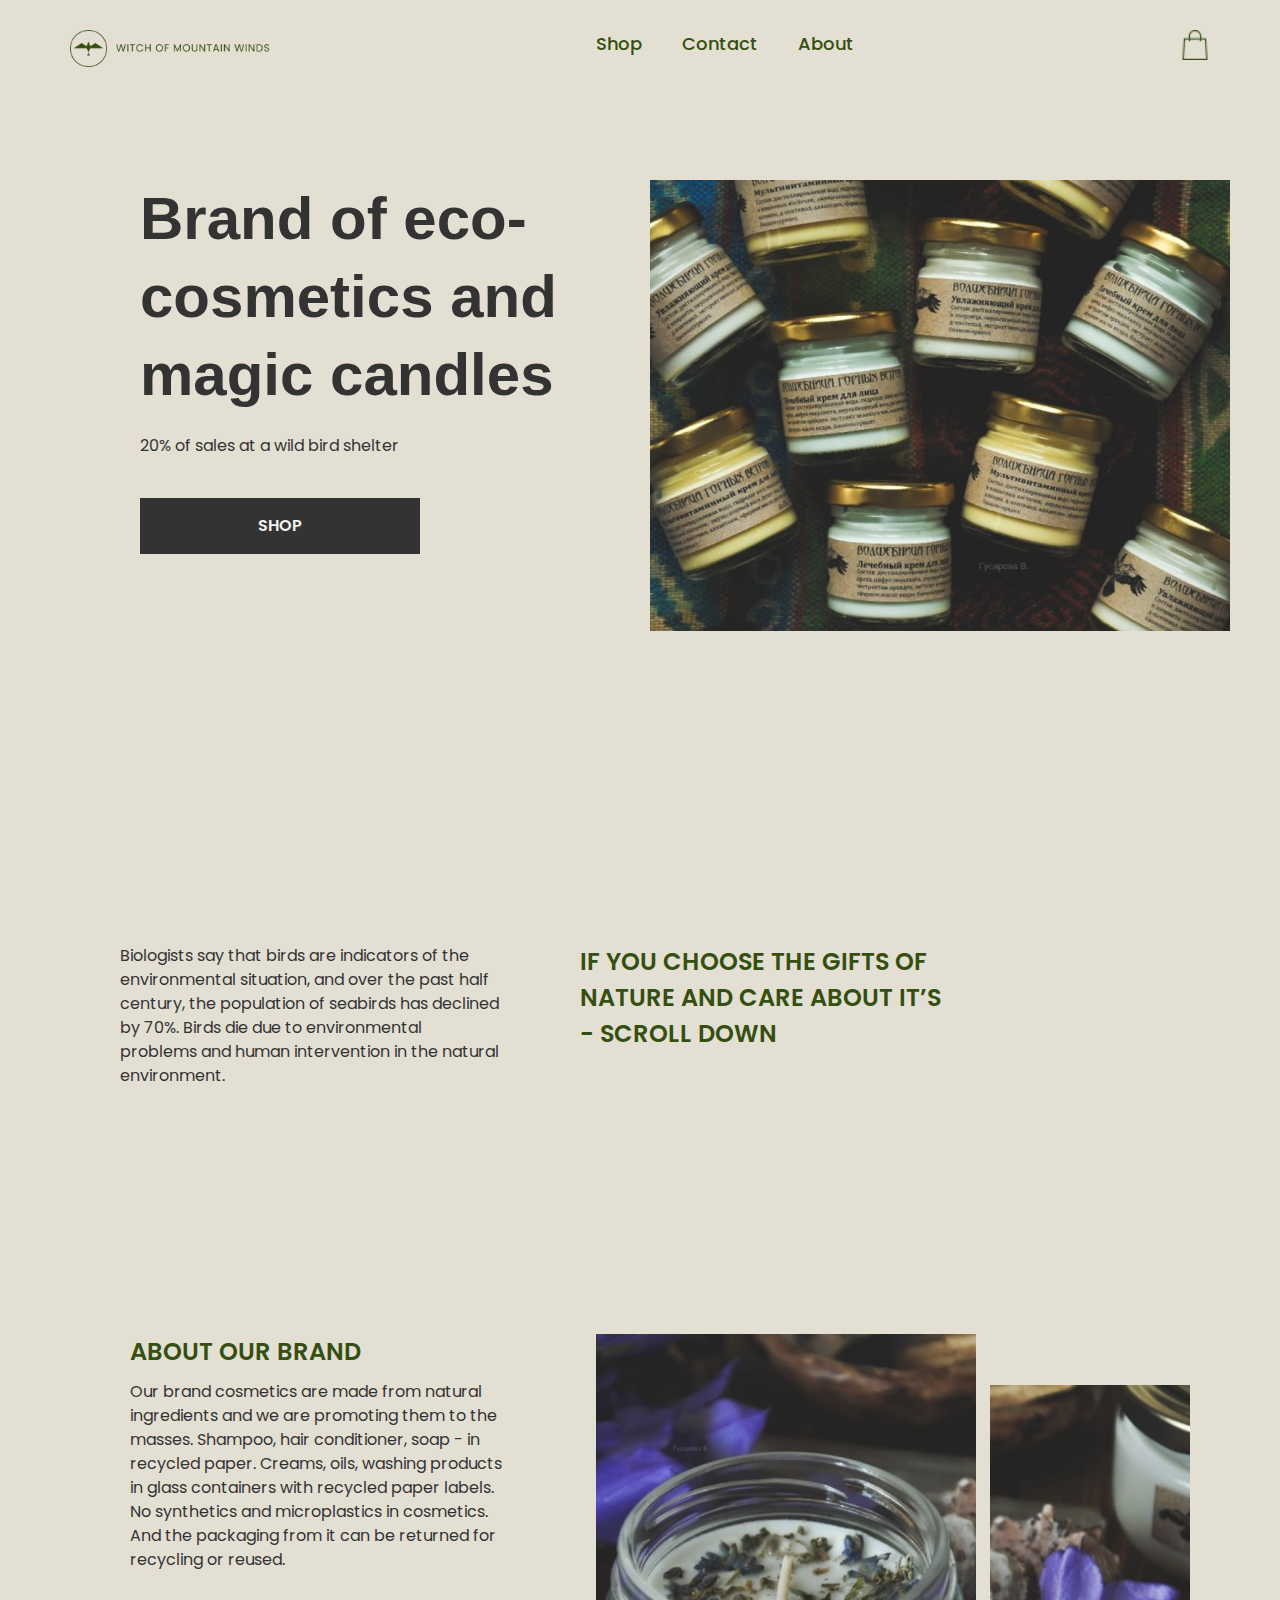
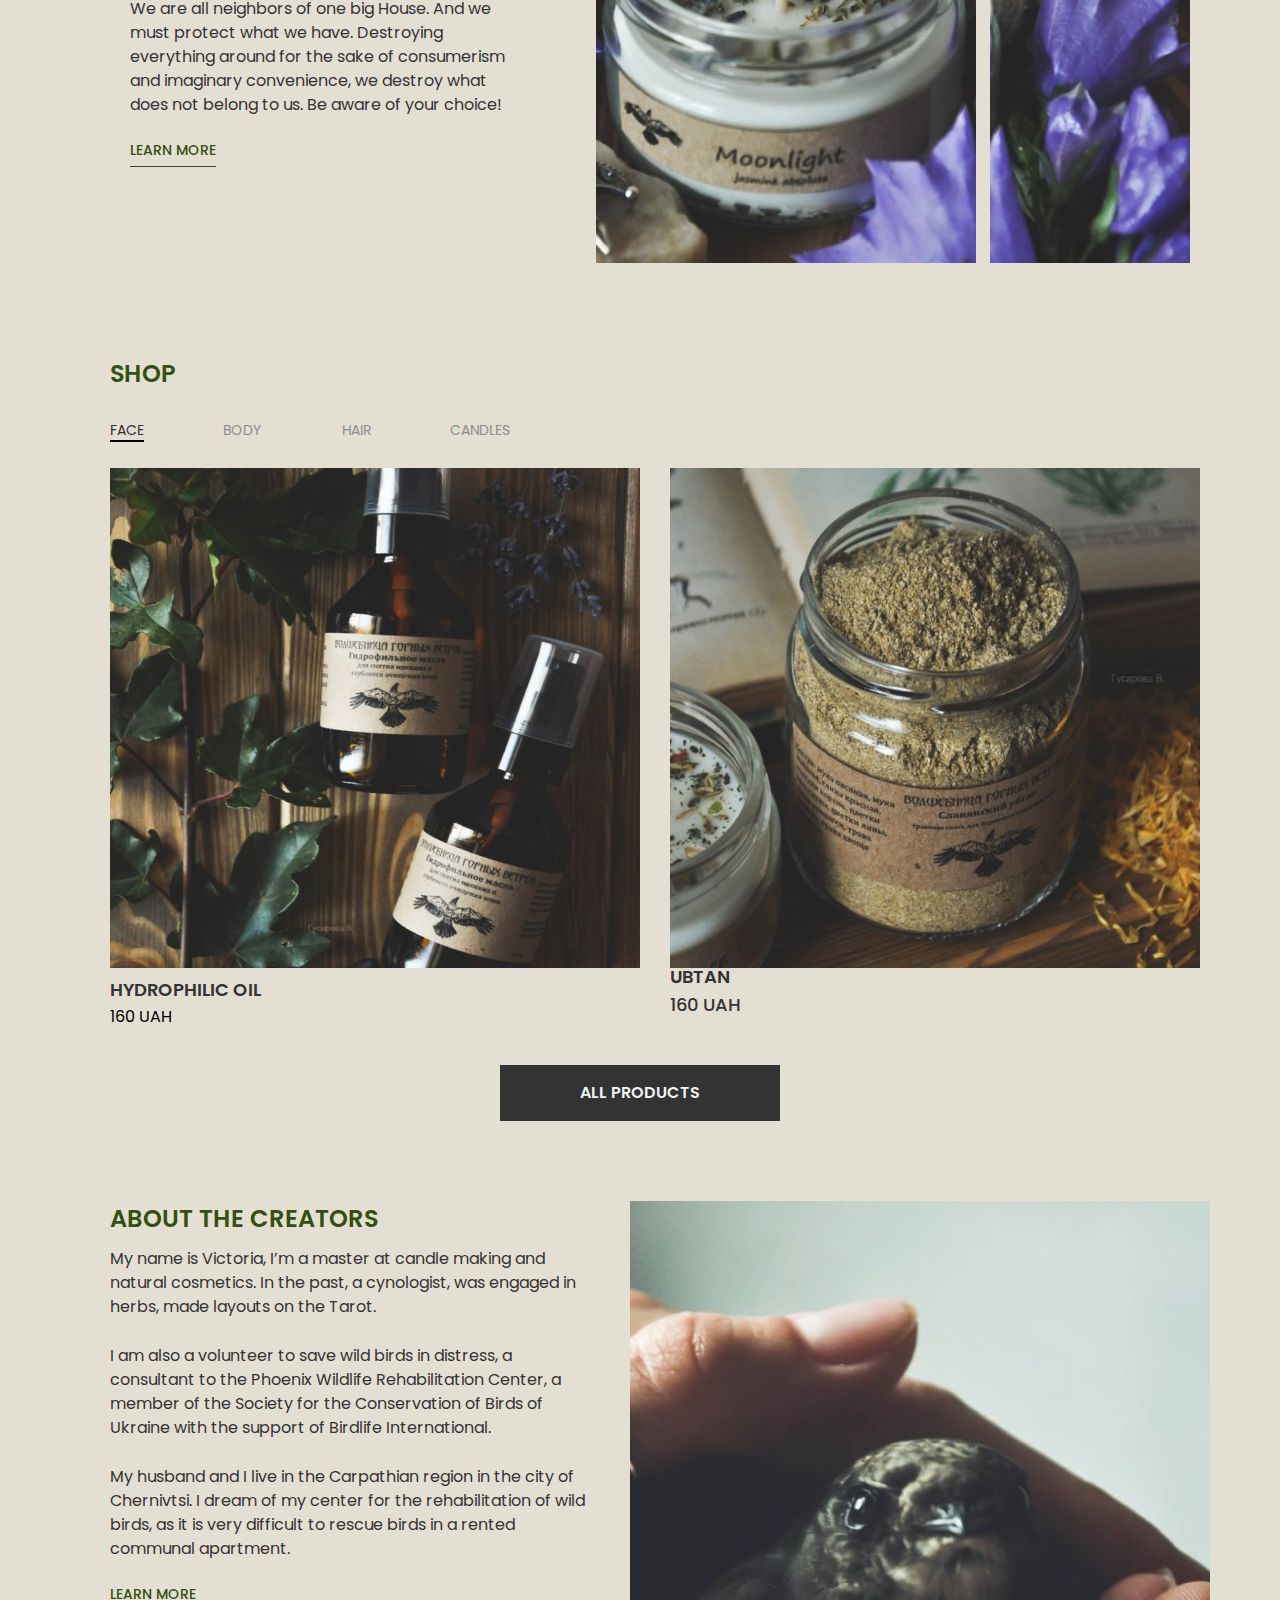
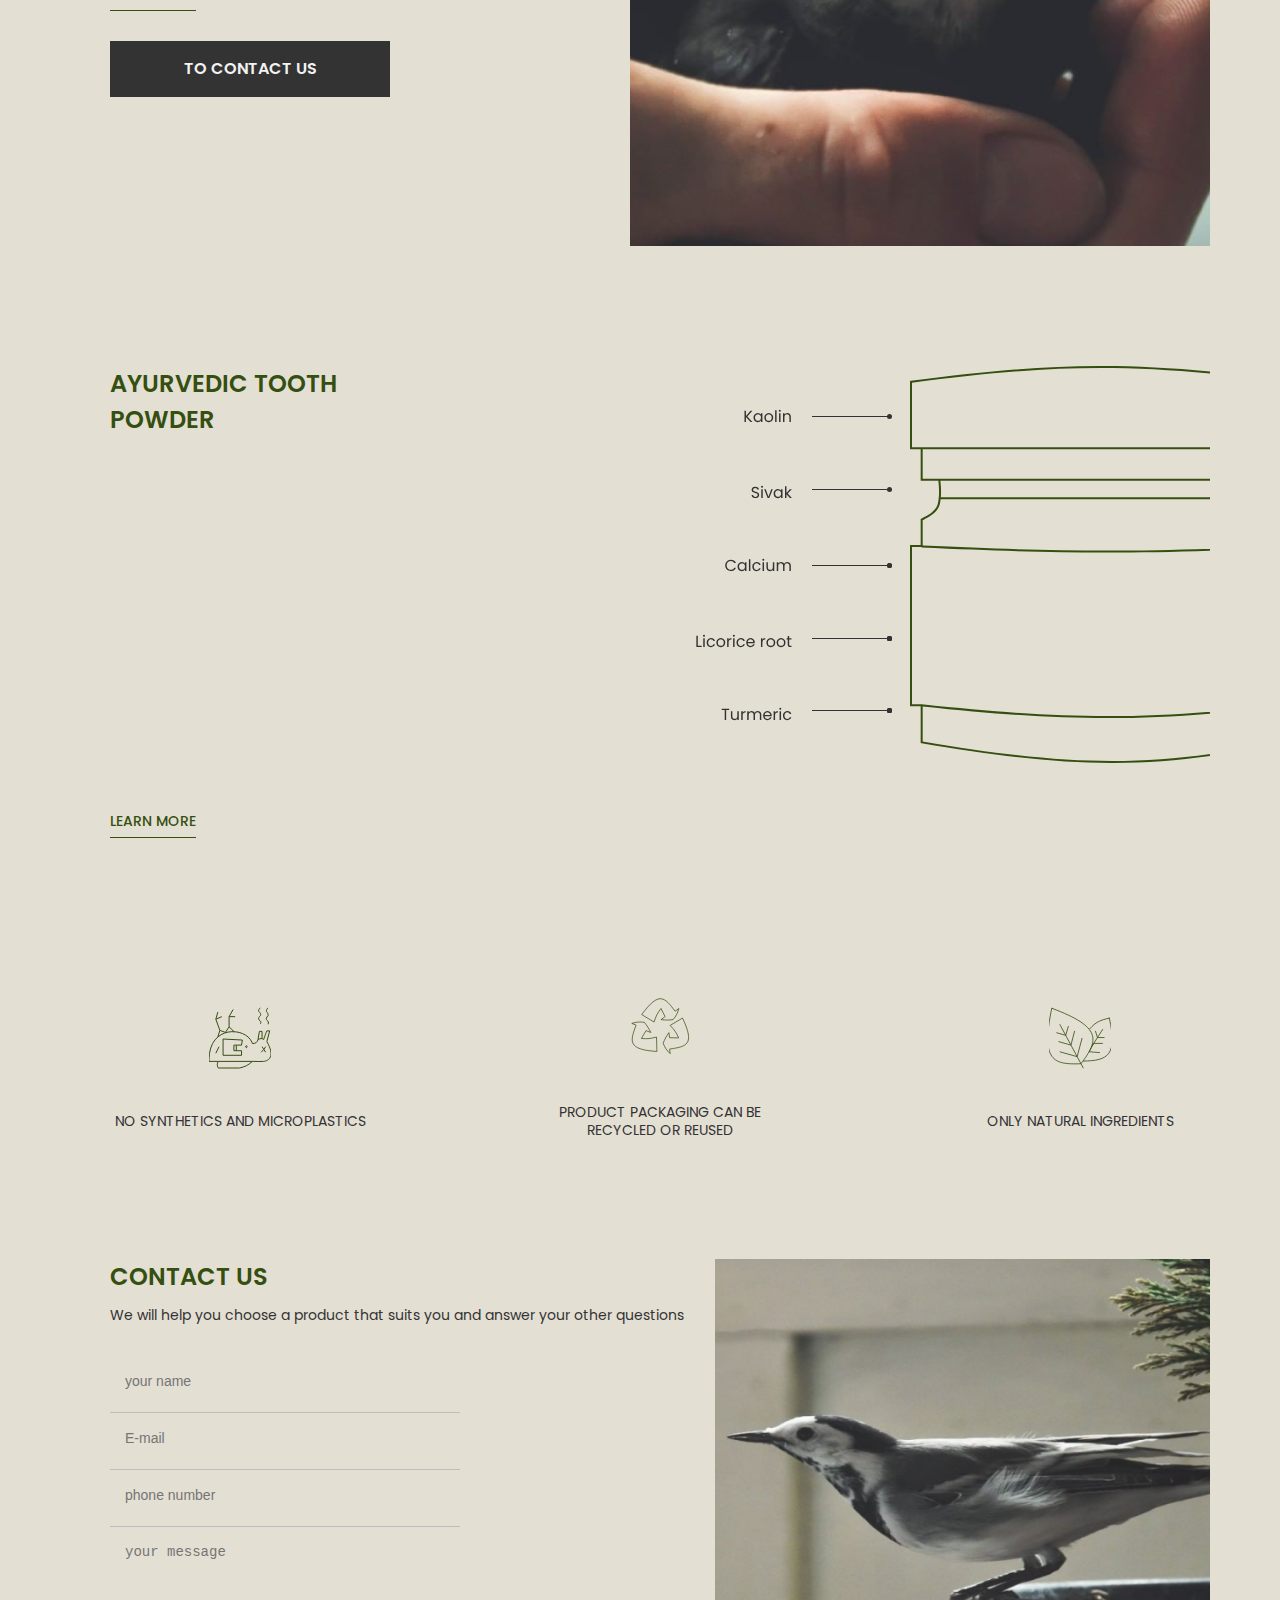
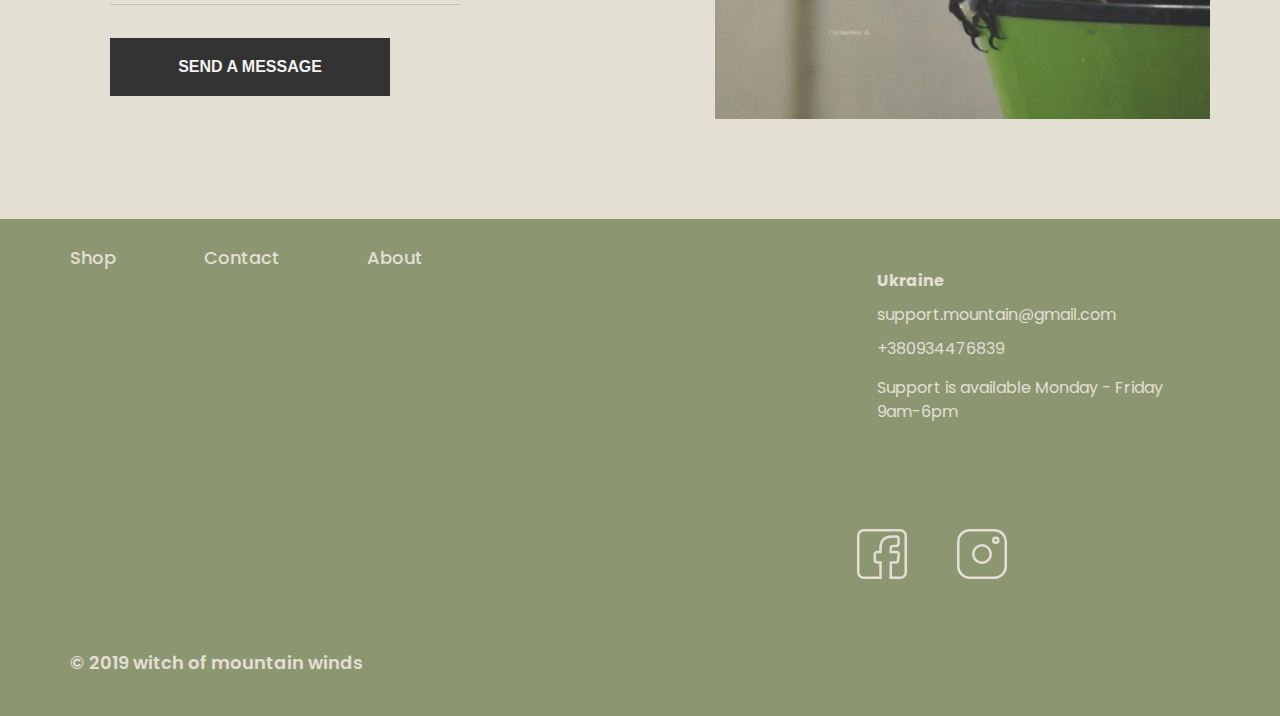
<file: index.html>
<!doctype html><html lang="en"><head><meta charset="utf-8"><meta name="viewport" content="width=device-width, initial-scale=1.0"><link rel="preconnect" href="https://fonts.googleapis.com"><link rel="preconnect" href="https://fonts.gstatic.com"><link href="https://fonts.googleapis.com/css2?family=Poppins:ital,wght@0,100;0,200;0,300;0,400;0,500;0,600;0,700;0,800;0,900;1,100;1,200;1,300;1,400;1,500;1,600;1,700;1,800;1,900&display=swap" rel="stylesheet"><link rel="icon" type="image/x-icon" href="favicon.520ba3de.png"><title>Eco_cosmetics</title><link rel="stylesheet" href="index.0f83af3b.css"></head><body> <header class="page__header"> <div class="top-bar"> <div class="top-bar__icons"> <span class="icon icon--menu" onclick="toggleMenu()"> <a href="#" id="home"></a> </span> <nav class="top-bar__nav"> <ul class="top-bar__nav_list"> <li class="top-bar__nav_list_link"> <a href="#shop" class="link_hover top-bar__nav_list_link-item"> Shop </a> </li> <li class="top-bar__nav_list_link"> <a href="#contact" class="top-bar__nav_list_link-item"> Contact </a> </li> <li class="top-bar__nav_list_link"> <a href="#about" class="top-bar__nav_list_link-item"> About </a> </li> </ul> </nav> <a href="#" class="icon icon--logo"></a> <a href="#" class="icon icon--bag"></a> </div> </div> <div class="header__magic-candles"> <div class="header__magic-candles_photo"></div> <div class="header__magic-candles_bottom"> <h1 class="header__magic-candles_bottom-title"> Brand of eco-cosmetics and magic candles </h1> <p class="header__magic-candles_bottom-subtitle"> 20% of sales at a wild bird shelter </p> <div class="button button--header_bigger-screen header__magic-candles_bottom"> <a href="#shop" class="button__magic-candles button--link"> Shop </a> </div> </div> </div> </header> <menu class="wrapper__menu" id="menu"> <div class="menu"> <div class="menu__icon"> <a href="javascript:void(0)"> <svg class="icon icon--close menu__icon" onclick="toggleMenu()"/> </a> </div> <div> <nav class="menu__nav nav"> <ul class="menu__nav_list nav"> <li class="menu__nav_list_link nav"> <a href="#shop" class="menu__nav_list_link-item"> Shop </a> </li> <li class="menu__nav_list_link nav"> <a href="#contact" class="menu__nav_list_link-item"> Contact </a> </li> <li class="menu__nav_list_link nav"> <a href="#about" class="menu__nav_list_link-item"> About </a> </li> </ul> </nav> </div> </div> </menu> <main> <section class="choose-the-gift"> <div class="choose-the-gift_description"> <p class="choose-the-gift_description-text"> if you choose the gifts of nature and care about it’s - scroll down </p> </div> <div class="choose-the-gift_description--bigger-screen"> <p class="choose-the-gift_description-information"> Biologists say that birds are indicators of the environmental situation, and over the past half century, the population of seabirds has declined by 70%. Birds die due to environmental problems and human intervention in the natural environment. </p> </div> </section> <section class="about-brand"> <div class="about-brand_description"> <h2 class="about-brand_description-title title">about our brand</h2> <p class="about-brand_description-text"> Our brand cosmetics are made from natural ingredients and we are promoting them to the masses. Shampoo, hair conditioner, soap - in recycled paper. Creams, oils, washing products in glass containers with recycled paper labels. No synthetics and microplastics in cosmetics. And the packaging from it can be returned for recycling or reused. </p> <p class="about-brand_description-text--bigger-screen"> We are all neighbors of one big House. And we must protect what we have. Destroying everything around for the sake of consumerism and imaginary convenience, we destroy what does not belong to us. Be aware of your choice! </p> <a href="#" class="about-link"> Learn more </a> </div> <div class="about-brand_images"> <img src="img-about-tablet.6a7336f3.png" alt="candle" class="about-brand_images-tablet photo_hover"> <div class="about-brand_images-desktop"> <img src="img-about-desktop.7b5de758.png" alt="candle" class="photo_hover"> <img src="img2-about-desktop.0cea4367.png" alt="candle" class="about-brand_images-desktop--small photo_hover"> </div> </div> </section> <section class="shop" id="shop"> <h2 class="shop--title title">shop</h2> <div class="shop__tab"> <ul class="shop__tab_list"> <li class="shop__tab_list_link"> <a href="#" class="active shop__tab_list_link-item"> face </a> </li> <li class="shop__tab_list_link"> <a href="#" class="shop__tab_list_link-item"> Body </a> </li> <li class="shop__tab_list_link"> <a href="#" class="shop__tab_list_link-item"> Hair </a> </li> <li class="shop__tab_list_link"> <a href="#" class="shop__tab_list_link-item"> Candles </a> </li> </ul> <div class="shop__tab_picture"> <figure> <picture> <source media="(min-width: 1024px)" srcset="img2-shop-desktop.0ff761b0.png"> <source media="(min-width: 768px)" srcset="img-shop-tablet.5bd5f7b6.png"> <img src="img-shop-mobile.12e00b7c.png" alt="Hydrophilic oil" class="photo_hover shop__tab_picture-photo"> </picture> <figcaption class="visually-hidden">Hydrophilic oil</figcaption> <div class="shop__tab_picture-description"> <h3 class="shop__tab_picture-description--title"> Hydrophilic oil </h3> <p class="shop__tab_picture_description--price">160 UAH</p> </div> </figure> <div class="shop__tab--bigger-screen"> <img src="img2-shop-tablet.34f465b6.png" alt="candle" class="photo_hover shop__tab_picture-photo--tablet"> <img src="img-shop-desktop.b6fee8ef.png" alt="candle" class="photo_hover shop__tab_picture-photo--desktop"> <div class="shop__tab_picture-description--bigger-screen"> <h3 class="shop__tab_picture-description--title">ubtan</h3> <p class="shop__tab_picture-description--price">160 UAH</p> </div> </div> </div> <div class="button shop__tab_button"> <a href="shop.html" class="button--link shop__tab_link"> all products </a> </div> </div> </section> <section class="about-creator" id="about"> <div class="about-creator_description"> <h2 class="about-creator_description-title title"> about the <span>creators</span> </h2> <p class="about-creator_description-text"> My name is Victoria, I’m a master at candle making and natural cosmetics. In the past, a cynologist, was engaged in herbs, made layouts on the Tarot. </p> <p class="about-creator_description-text"> I am also a volunteer to save wild birds in distress, a consultant to the Phoenix Wildlife Rehabilitation Center, a member of the Society for the Conservation of Birds of Ukraine with the support of Birdlife International. </p> <p class="about-creator_description-text--bigger-screen"> My husband and I live in the Carpathian region in the city of Chernivtsi. I dream of my center for the rehabilitation of wild birds, as it is very difficult to rescue birds in a rented communal apartment. </p> <a href="#" class="about-link"> Learn more </a> <div class="about-creator_button button button--bigger-screen"> <a href="#contact" class="about-creator_button-link button--link"> to contact us </a> </div> </div> <div class="about-creator_image"> <img src="img-creator-tablet.caa81ac4.png" alt="bird image" class="about-creator_image-photo--tablet photo_hover"> <img src="img-creator-desktop.5b4f0238.png" alt="bird image" class="about-creator_image-photo--desktop photo_hover"> </div> </section> <section class="powder"> <div class="powder_photos"> <h2 class="title"> Ayurvedic Tooth <br> Powder </h2> <img src="tooth-powder-mobile.d13e9827.png" alt="imagem tooth powder" class="powder_photos-mobile"> <img src="tooth-powder-tablet.1df77d9e.svg" alt="imagem tooth powder" class="powder_photos-tablet"> </div> <a href="#" class="about-link about-link--bigger-screen"> Learn more </a> </section> <section class="sustainability"> <div class="sustainability__items"> <div class="sustainability__items sustainability__items--item"> <svg class="icon icon--microplastics sustainability__items_icons"/> <p class="sustainability__items_icons-text"> No synthetics and microplastics </p> </div> <div class="sustainability__items sustainability__items--item"> <svg class="icon icon--recycled sustainability__items_icons"/> <p class="sustainability__items_icons-text"> product packaging can be recycled or reused </p> </div> <div class="sustainability__items sustainability__items--item"> <svg class="icon icon--natural sustainability__items_icons"/> <p class="sustainability__items_icons-text"> only natural ingredients </p> </div> </div> </section> <section class="contacts" id="contact"> <div class="contact"> <h2 class="contact_title title">contact us</h2> <p class="contact_text"> We will help you choose a product that suits you and answer your other questions </p> <form class="contact_form" id="form" onsubmit="this.reset();return false;" action="#" method="post"> <input type="text" id="name" name="name" placeholder="your name" class="contact_form-input" required> <input type="email" id="email" name="email" placeholder="E-mail" class="contact_form-input" required> <input type="number" id="number" name="number" placeholder="phone number" class="contact_form-input" required> <textarea name="message" rows="2" cols="2" placeholder="your message" required class="contact_form-input contact_form-input--textarea"></textarea> <button type="submit" class="button button--bigger-screen contact_form-button"> send a message </button> </form> </div> <div class="contact_image"> <img src="img-contact-tablet.1cb56e37.png" alt="bird image" class="contact_image-photo--tablet photo_hover"> <img src="img-contact-desktop.bd6ae0f8.png" alt="bird image" class="contact_image-photo--desktop photo_hover"> </div> </section> <footer> <div class="container"> <div class="footer"> <nav class="footer__nav nav"> <ul class="footer__nav_list nav"> <li class="footer__nav_list_link nav"> <a href="#shop" class="footer__nav_list_link-item link_hover"> Shop </a> </li> <li class="footer__nav_list_link nav"> <a href="#contact" class="footer__nav_list_link-item"> Contact </a> </li> <li class="footer__nav_list_link nav"> <a href="#about" class="footer__nav_list_link-item"> About </a> </li> </ul> </nav> <div class="footer__social"> <svg class="footer__social icon icon--facebook"/> <svg class="footer__social icon icon--instagram"/> </div> <div class="footer__suport"> <h3 class="footer__suport-title">Ukraine</h3> <a href="#" class="footer__suport-email"> support.mountain@gmail.com </a> <a href="#" class="footer__suport-phone"> +380934476839 </a> <p class="footer__suport-text"> Support is available Monday - Friday 9am-6pm </p> </div> </div> <div class="copyrights"> <p class="copyrights_text">© 2019 witch of mountain winds</p> </div> </div> </footer> </main> <script src="index.00220384.js"></script> </body></html>
</file>
<file: index.0f83af3b.css>
@import "https://fonts.googleapis.com/css2?family=Poppins:wght@400;600&display=swap";h1{font-family:Roboto,sans-serif;font-weight:400}html,body,div,span,object,iframe,h1,h2,h3,h4,h5,h6,p,blockquote,pre,abbr,address,cite,code,del,dfn,em,img,ins,kbd,q,samp,small,strong,sub,sup,var,b,i,dl,dt,dd,ol,ul,li,fieldset,form,label,legend,table,caption,tbody,tfoot,thead,tr,th,td,article,aside,canvas,details,figcaption,figure,footer,header,hgroup,menu,nav,section,summary,time,mark,audio,video{vertical-align:baseline;background:0 0;border:0;outline:0;margin:0;padding:0;font-size:100%}body{line-height:1}article,aside,details,figcaption,figure,footer,header,hgroup,menu,nav,section{display:block}nav ul{list-style:none}blockquote,q{quotes:none}blockquote:before,blockquote:after,q:before,q:after{content:"";content:none}a{vertical-align:baseline;background:0 0;margin:0;padding:0;font-size:100%}ins{color:#000;background-color:#ff9;text-decoration:none}mark{color:#000;background-color:#ff9;font-style:italic;font-weight:700}del{text-decoration:line-through}abbr[title],dfn[title]{cursor:help;border-bottom:1px dotted}table{border-collapse:collapse;border-spacing:0}hr{border:0;border-top:1px solid #ccc;height:1px;margin:1em 0;padding:0;display:block}input,select{vertical-align:middle}.header__magic-candles{text-align:center;width:100%}@media (width>=1280px){.header__magic-candles{flex-direction:row-reverse;justify-content:center;max-width:1180px;margin:auto;padding-top:80px;display:flex}}.header__magic-candles_photo{background-image:url(img-header-mobile.08c2d9ca.png);background-repeat:no-repeat;background-size:cover;width:100vw;padding-top:56.25%}@media (width>=768px){.header__magic-candles_photo{background-image:url(img-header-tablet.1a683966.png);background-size:cover;width:100%;margin:auto}}@media (width>=1280px){.header__magic-candles_photo{background-image:url(img-header-desktop.21ae6621.png);background-size:contain;max-width:580px}}.header__magic-candles_bottom{box-sizing:border-box;padding:20px 20px 0;overflow:hidden}@media (width>=768px){.header__magic-candles_bottom{padding-top:40px}}@media (width>=1280px){.header__magic-candles_bottom{margin-left:70px;padding-top:0;padding-right:100px}}.header__magic-candles_bottom-title{text-align:center;color:#333;margin-bottom:18px;font-size:24px;font-weight:600;line-height:31px}@media (width>=768px){.header__magic-candles_bottom-title{width:466px;margin:0 auto 20px;font-size:36px;line-height:54px}}@media (width>=1280px){.header__magic-candles_bottom-title{text-align:left;width:480px;margin-bottom:20px;font-size:60px;line-height:78px}}.header__magic-candles_bottom-subtitle{color:#333;font-size:16px;font-weight:400;line-height:24px}@media (width>=1280px){.header__magic-candles_bottom-subtitle{text-align:left;margin-bottom:40px}.header__magic-candles_bottom-button{margin:0}}.top-bar{box-sizing:border-box;width:100%;padding:20px}@media (width>=1280px){.top-bar{max-width:1180px;margin:0 auto}}.top-bar__icons{justify-content:space-between;width:100%;display:flex}@media (width>=768px){.top-bar__icons{justify-content:space-between;width:100%}}.top-bar__nav{display:none}@media (width>=1280px){.top-bar__nav{display:block}.top-bar__nav_list{justify-content:center;align-items:center;gap:40px;display:flex}.top-bar__nav_list_link-item{cursor:pointer;color:#344f10;font-size:18px;font-weight:500;line-height:27px;text-decoration:none}.top-bar__nav_list_link-item:after{content:"";background-color:#333;width:100%;height:1px;transition:transform .3s;display:block;bottom:-8px;transform:scale(0)}.top-bar__nav_list_link-item:hover:after{transform:scale(1)}.top-bar__nav_list_link-item:hover{color:#8c9772}}.wrapper__menu{box-sizing:border-box;opacity:0;visibility:hidden;z-index:1000;background-color:#333;width:100%;height:100%;transition:opacity .3s,visibility .3s;position:fixed;top:0;left:0;right:0;overflow:hidden}.wrapper__menu.visible{opacity:1;visibility:visible}@media (width>=1280px){.wrapper__menu{display:none}}.menu{flex-direction:column;justify-content:center;align-items:center;padding:20px;display:flex}@media (width>=1280px){.menu{display:none}}.menu__icon{position:fixed;top:18px;left:27px}@media (width>=768px){.menu__icon{position:fixed;top:20px;left:35px}}.menu__nav{box-sizing:border-box;text-align:center;justify-content:center;align-items:center;width:280px;margin-top:150px;display:flex}@media (width>=768px){.menu__nav{width:680px}}.menu__nav_list{width:100%}.menu__nav_list_link{border-bottom:1px solid #bdbdbd;padding:40px 0 10px}@media (width>=768px){.menu__nav_list_link{padding:80px 0 10px}}.menu__nav_list_link-item{cursor:pointer;color:#e4dfd3;margin-top:10px;font-size:18px;font-weight:600;line-height:23px;text-decoration:none}.menu__nav_list_link-item:hover{color:#344f10}.icon{background-repeat:no-repeat;background-size:contain;width:24px;height:24px}@media (width>=1280px){.icon{width:270px;height:50px}}.icon--menu{background-image:url(icon-Menu.87e037cd.png)}@media (width>=1280px){.icon--menu{background-image:url(icon-logo-desktop.c3b8f594.png);width:200px}}.icon--logo{background-image:url(logo.d66fb699.png)}@media (width>=1280px){.icon--logo{display:none}}.icon--close{background-image:url(icon-close.905b9af7.svg);background-size:contain}@media (width>=1280px){.icon--close{display:none}}.icon--bag{background-image:url(icon-bag.7a8c7844.png)}@media (width>=1280px){.icon--bag{width:30px;height:30px}}.icon--microplastics{background-image:url(icon-microplastics.7ea4cee1.svg)}.icon--recycled{background-image:url(icon-recycled.a5a086f3.svg)}.icon--natural{background-image:url(icon-natural.2fdee34a.svg)}.icon--facebook{cursor:pointer;background-image:url(icon-facebook.50957043.svg);background-repeat:no-repeat}.icon--instagram{cursor:pointer;background-image:url(icon-instagram.a969c764.svg);background-repeat:no-repeat}.icon--instagram path:hover{fill:red}.choose-the-gift{justify-content:center;align-items:center;padding:80px 20px;display:flex}@media (width>=768px){.choose-the-gift{width:280px;margin:0 auto;padding-top:100px}}@media (width>=1280px){.choose-the-gift{box-sizing:border-box;flex-direction:row-reverse;justify-content:space-between;width:100%;max-width:1180px;margin-top:90px;padding:0;display:flex}}.choose-the-gift_description{text-align:center}.choose-the-gift_description--bigger-screen{display:none}@media (width>=1280px){.choose-the-gift_description--bigger-screen{margin-left:70px;display:block}}.choose-the-gift_description-information{color:#333;width:380px;height:380px;font-size:16px;font-weight:400;line-height:24px}.choose-the-gift_description-text{text-align:center;text-transform:uppercase;color:#344f10;width:280px;margin:auto;font-size:18px;font-weight:600;line-height:27px}@media (width>=1280px){.choose-the-gift_description-text{text-align:left;width:380px;height:380px;margin-right:270px;font-size:24px;line-height:36px}}.about-brand{width:280px;margin:0 auto;padding:20px}@media (width>=768px){.about-brand{box-sizing:border-box;justify-content:space-between;gap:30px;width:100%;margin:0;padding:10px 40px;display:flex}}@media (width>=1280px){.about-brand{justify-content:space-between;max-width:1180px;margin:0 auto;display:flex}}@media (width>=768px){.about-brand_description{width:100%}}@media (width>=1280px){.about-brand_description{width:380px;margin-left:40px}}.about-brand_description-text{color:#333;margin-bottom:25px;font-size:14px;font-weight:400;line-height:21px}.about-brand_description-text--bigger-screen{display:none}@media (width>=1280px){.about-brand_description-text--bigger-screen{color:#333;margin-bottom:25px;font-size:16px;font-weight:400;line-height:24px;display:block}}@media (width>=768px){.about-brand_description-text{font-size:16px;line-height:24px}}.about-brand_images{display:none}@media (width>=768px){.about-brand_images{display:block}}.about-brand_images-tablet{display:none}@media (width>=768px){.about-brand_images-tablet{display:block}}@media (width>=1280px){.about-brand_images-tablet{display:none}}.about-brand_images-desktop{display:none}@media (width>=1280px){.about-brand_images-desktop{display:block}}.about-brand_images-desktop--small{width:200px;padding-left:10px}.about-creator{padding:80px 20px 20px}@media (width>=768px){.about-creator{justify-content:space-between;gap:10px;display:flex}}@media (width>=1280px){.about-creator{box-sizing:border-box;gap:40px;width:100%;max-width:1180px;margin:auto}.about-creator_description{margin-left:40px}}.about-creator_description-title span{display:block}@media (width>=768px){.about-creator_description-title span{display:inline}}.about-creator_description-text{color:#333;margin-bottom:25px;font-size:14px;font-weight:400;line-height:21px}@media (width>=768px){.about-creator_description-text{font-size:16px;line-height:24px}}.about-creator_description-text--bigger-screen{display:none}@media (width>=1280px){.about-creator_description-text--bigger-screen{color:#333;margin-bottom:25px;font-size:16px;line-height:24px;display:block}}.about-creator_image-photo--tablet{display:none}@media (width>=768px){.about-creator_image-photo--tablet{display:block}}@media (width>=1280px){.about-creator_image-photo--tablet{display:none}}.about-creator_image-photo--desktop{display:none}@media (width>=768px){.about-creator_image-photo--desktop{display:none}}@media (width>=1280px){.about-creator_image-photo--desktop{display:block}}.powder{box-sizing:border-box;padding:80px 20px}@media (width>=1280px){.powder{box-sizing:border-box;width:100%;max-width:1180px;margin:auto}}.powder_photos{margin-left:40px;padding:20px 0 50px}@media (width>=768px){.powder_photos{display:flex}.powder_photos-mobile{display:none}}@media (width>=1280px){.powder_photos-mobile{display:none}}.powder_photos-tablet{display:none}@media (width>=768px){.powder_photos-tablet{margin-left:auto;display:block}}.sustainability{box-sizing:border-box;padding:80px 20px 0}@media (width>=1280px){.sustainability{width:100%;max-width:1180px;margin:auto;padding-right:40px}}.sustainability__items{text-align:center;flex-direction:column;justify-content:center;align-items:center;display:flex}@media (width>=1280px){.sustainability__items{box-sizing:border-box;justify-content:space-between;width:100%;max-width:1200px;margin-left:20px}}.sustainability__items--item{width:260px}@media (width>=768px){.sustainability__items--item{display:block}.sustainability__items{flex-direction:row}}.sustainability__items_icons{background-position:50%;background-repeat:no-repeat;background-size:cover;width:62px;height:62px}.sustainability__items_icons-text{color:#333;text-transform:uppercase;text-align:center;padding:40px 0;font-size:14px;font-weight:400;line-height:18px}.shop{padding-top:80px}@media (width>=1280px){.shop{box-sizing:border-box;width:100%;max-width:1180px;margin:auto}}.shop--title{text-align:center}@media (width>=768px){.shop--title{text-align:left;padding-left:20px}}@media (width>=1280px){.shop--title{padding-left:60px}}.shop__tab--bigger-screen{display:none}@media (width>=768px){.shop__tab--bigger-screen{display:block}}.shop__tab_list{text-align:center;justify-content:space-between;padding:20px 20px 30px;display:flex}@media (width>=768px){.shop__tab_list{width:300px}}@media (width>=1280px){.shop__tab_list{width:400px;padding-left:60px}}.shop__tab_list_link{list-style:none}.shop__tab_list_link-item{color:#8e8d8c;text-transform:uppercase;cursor:pointer;font-size:14px;font-weight:400;text-decoration:none}.shop__tab_list_link-item:hover{border-bottom:2px solid #000}@media (width>=768px){.shop__tab_picture{justify-content:space-between;padding-inline:20px;display:flex}}@media (width>=1280px){.shop__tab_picture{align-items:flex-start;gap:30px}}.shop__tab_picture-photo{width:100%}@media (width>=1280px){.shop__tab_picture-photo{width:auto;margin-left:40px}.shop__tab_picture-photo--tablet{display:none}}@media (width>=768px){.shop__tab_picture-photo--desktop{display:none}}@media (width>=1280px){.shop__tab_picture-photo--desktop{margin-right:50px;display:block}}.shop__tab_picture-description{padding:10px 20px}@media (width>=768px){.shop__tab_picture-description{text-align:left;padding:10px 0}}@media (width>=1280px){.shop__tab_picture-description{margin-left:40px}}.shop__tab_picture-description--title{color:#333;text-transform:uppercase;margin-bottom:10px;font-size:18px;font-weight:600}.shop__tab_picture-description--price{color:#333;text-transform:uppercase;font-size:18px;font-weight:500}.top-bar_card{box-sizing:border-box;padding:20px}@media (width>=1280px){.top-bar_card{display:none}}.top-bar_card-icons{justify-content:space-between;align-items:center;display:flex}.card{padding-inline:48px}@media (width>=768px){.card{box-sizing:border-box;flex-direction:column;justify-content:center;align-items:center;width:100%;display:flex}}@media (width>=1280px){.card{display:none}}.card__shop{padding:10px 0 20px}@media (width>=768px){.card__shop_item{flex-direction:column-reverse;justify-content:center;display:flex}}.card__shop_item-description--text{color:#333;text-transform:uppercase;margin:30px 0;font-size:18px;font-weight:600;line-height:27px;display:none}@media (width>=768px){.card__shop_item-description--text{display:block}}.card__shop_item-description--title{color:#333;text-transform:uppercase;margin-bottom:20px;font-size:18px;font-weight:600}.card__shop_item-description--price{color:#333;text-transform:uppercase;margin-bottom:10px;font-size:18px;font-weight:400}.card__shop_item-photo{width:100%}@media (width>=768px){.card__description{width:460px;margin-top:50px}}.card__description-text{color:#333;margin:25px 0;font-size:14px;font-weight:400;line-height:21px}@media (width>=768px){.card__description-text{font-size:16px;line-height:24px}}.contacts{box-sizing:border-box;width:100%;padding:80px 20px 0}@media (width>=768px){.contacts{justify-content:center;gap:15px;display:flex}}@media (width>=1280px){.contacts{justify-content:space-between;max-width:1180px;height:560px;margin:auto;padding:80px 20px 20px;overflow:hidden}.contacts .contact{margin-left:40px}}.contacts .contact_text{color:#333;font-size:14px;font-weight:400;line-height:21px}.contacts .contact_form{box-sizing:border-box;margin-top:30px;overflow:hidden}@media (width>=768px){.contacts .contact_form{width:350px}}.contacts .contact_form-input{cursor:pointer;color:#8c9772;padding:15px;background-color:#e4dfd3;border:none;border-bottom:1px solid #bdbdbd;width:100%;padding-bottom:20px;font-size:14px;font-weight:400;line-height:21px}.contacts .contact_form-input:focus{border-bottom:1px solid #333;outline:0;box-shadow:0 0}.contacts .contact_form-input:hover{border-bottom:1px solid #344f10}.contacts .contact_form-input--textarea{resize:none}.contacts .contact_form-button{color:#f2f2f2;text-transform:uppercase;cursor:pointer;font-size:16px;font-weight:600;text-decoration:none}.contacts .contact_image{display:none}@media (width>=768px){.contacts .contact_image{display:block}.contacts .contact_image-photo{height:100%}}@media (width>=1280px){.contacts .contact_image-photo--tablet{display:none}}@media (width>=768px){.contacts .contact_image-photo--desktop{display:none}}@media (width>=1280px){.contacts .contact_image-photo--desktop{width:100%;height:100%;display:block}}.button{box-sizing:border-box;background-color:#333;border:none;justify-content:center;align-items:center;width:280px;margin:30px auto 0;padding:20px;display:flex}@media (width>=768px){.button--bigger-screen{margin:30px 0 0}}@media (width>=1280px){.button--header_bigger-screen{margin:0}}.button:hover{background-color:#8c9772;border:1px solid #333}.button--link{color:#f2f2f2;text-transform:uppercase;cursor:pointer;font-size:16px;font-weight:600;text-decoration:none}.button--link:hover{color:#333}.footer{color:#e4dfd3;background-color:#8c9772;padding:20px 20px 40px}@media (width>=768px){.footer{grid-template-columns:1fr auto;gap:20px;display:grid}}@media (width>=1280px){.footer{box-sizing:border-box;grid-template-columns:repeat(3,1fr);gap:40px;margin:auto}}@media (width>=768px){.footer__nav{grid-column:1}}@media (width>=1280px){.footer__nav_list{text-align:center;justify-content:space-between;align-items:center;display:flex}}.footer__nav_list_link{margin-bottom:15px}.footer__nav_list_link-item{cursor:pointer;color:#e4dfd3;font-size:18px;font-weight:500;text-decoration:none}.footer__nav_list_link-item:after{content:"";background-color:#333;width:100%;height:1px;transition:transform .3s;display:block;bottom:-8px;transform:scale(0)}.footer__nav_list_link-item:hover:after{transform:scale(1)}.footer__nav_list_link-item:hover{color:#344f10}.footer__social{margin-right:20px;padding-top:30px}@media (width>=768px){.footer__social{grid-column:1}}@media (width>=1280px){.footer__social{box-sizing:border-box;grid-column:3;width:200px;display:flex}}.footer__suport{font-size:14px;font-weight:400;line-height:21px}@media (width>=768px){.footer__suport{grid-area:1/2/3}}@media (width>=1280px){.footer__suport{grid-area:1/3/3;padding:20px;font-size:16px;line-height:24px}}.footer__suport-title{margin-bottom:10px}.footer__suport-email{color:#e4dfd3;margin-bottom:10px;text-decoration:none;display:block}.footer__suport-phone{color:#e4dfd3;text-decoration:none}.footer__suport-text{margin:15px 0}.copyrights{width:200px;margin:0 auto;padding:30px 0}@media (width>=768px){.copyrights{width:100%}}.copyrights_text{text-align:center;color:#e4dfd3;font-size:14px;font-weight:600;line-height:18px}@media (width>=768px){.copyrights_text{text-align:left;padding-left:20px}}@media (width>=1280px){.copyrights_text{font-size:18px;line-height:27px}}html{scroll-behavior:smooth;font-family:Poppins,sans-serif}body{background-color:#e4dfd3}@media (width>=768px){header{padding:10px 40px}}main{flex-direction:column;justify-content:center;width:100%;display:flex}footer{background-color:#8c9772;width:100%;margin-top:80px}.photo_hover:hover{box-shadow:1px 4px 16px #8c9772}@media (width>=768px){.container{padding:10px 40px}}@media (width>=1280px){.container{max-width:1180px;margin:auto}}.title{color:#344f10;text-transform:uppercase;margin-bottom:10px;font-size:24px;font-weight:600;line-height:36px}.about-link{text-transform:uppercase;cursor:pointer;color:#344f10;font-size:14px;font-weight:500;text-decoration:none}.about-link:hover{color:#8c9772}.about-link:after{content:"";background-color:#344f10;width:86px;height:1px;margin-top:8px;display:block}.about-link--bigger-screen{margin-left:40px}.about-link--bigger-screen:after{content:"";background-color:#344f10;width:86px;height:1px;margin-top:8px;margin-left:40px;display:block}.active,.active:active{color:#333;border-bottom:2px solid #000}.visually-hidden{clip:rect(0,0,0,0);border:0;width:1px;height:1px;margin:-1px;padding:0;position:absolute;overflow:hidden}
/*# sourceMappingURL=index.0f83af3b.css.map */
</file>
